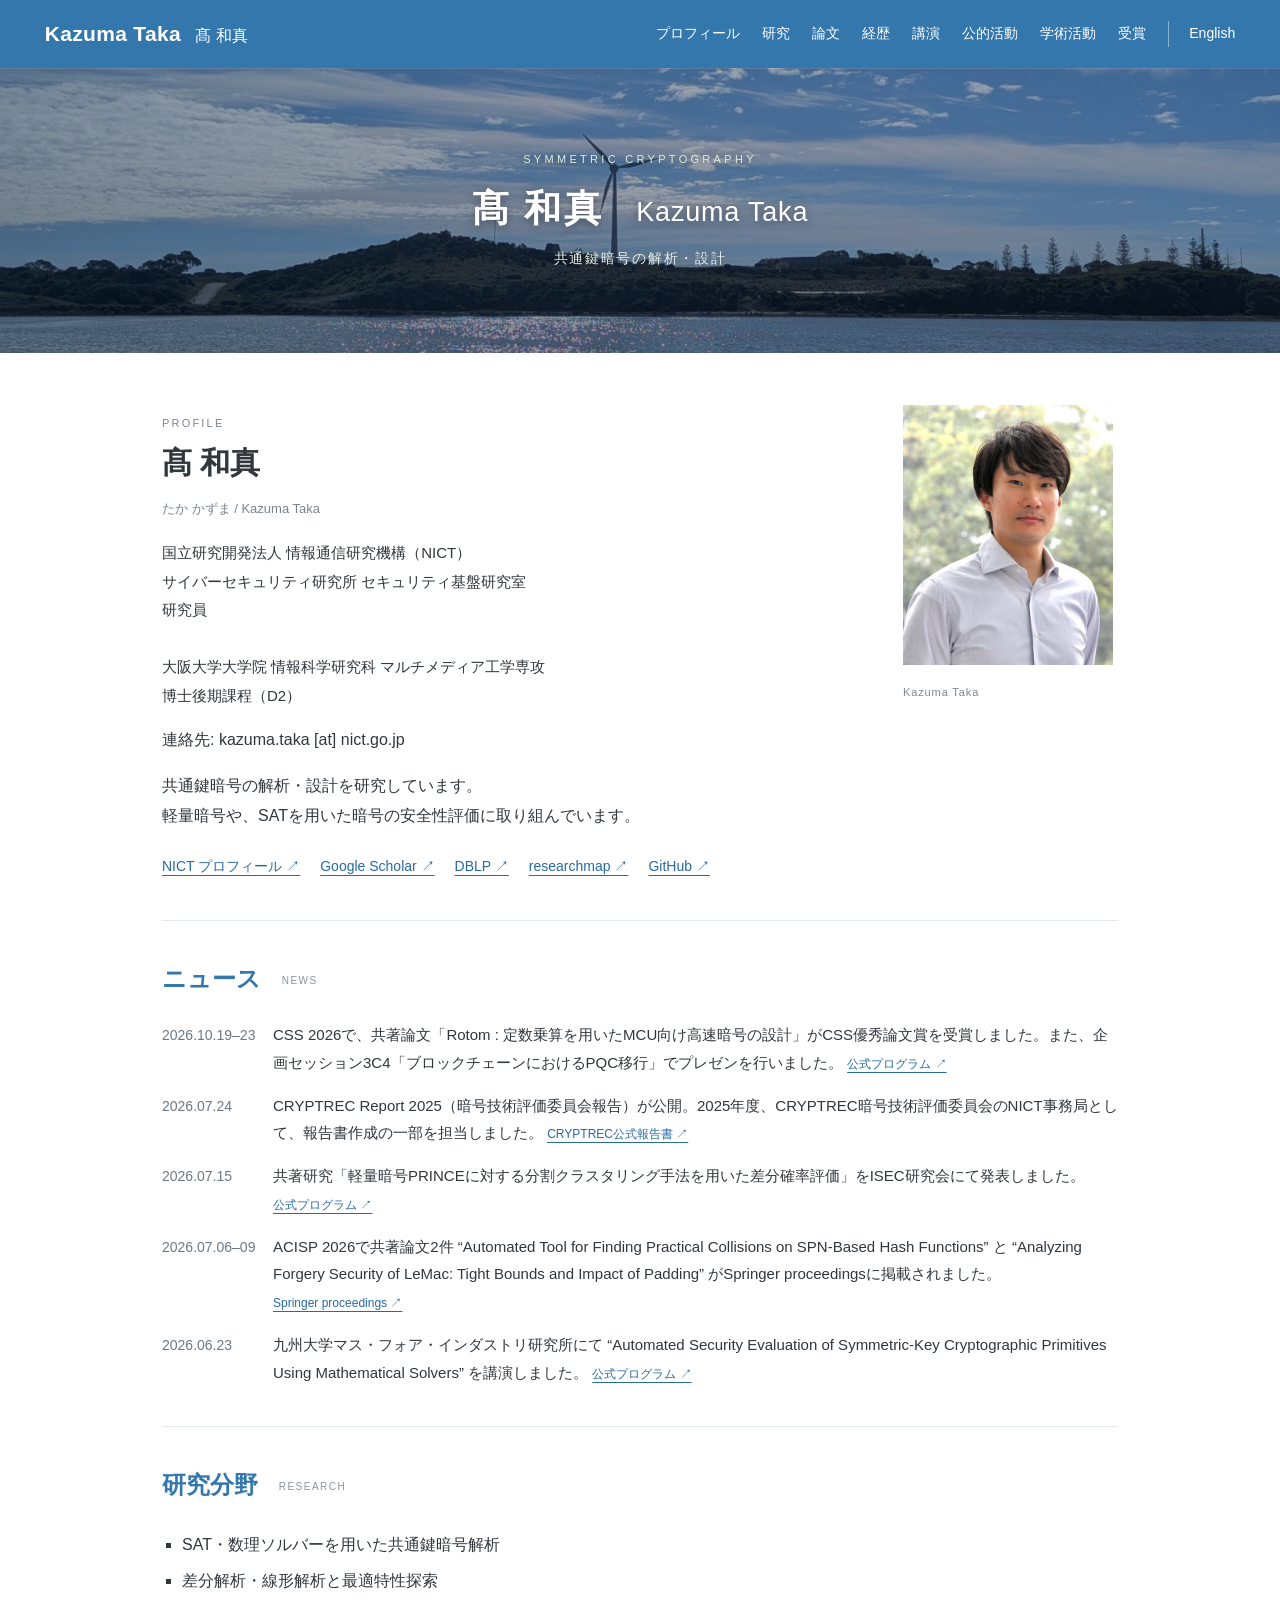
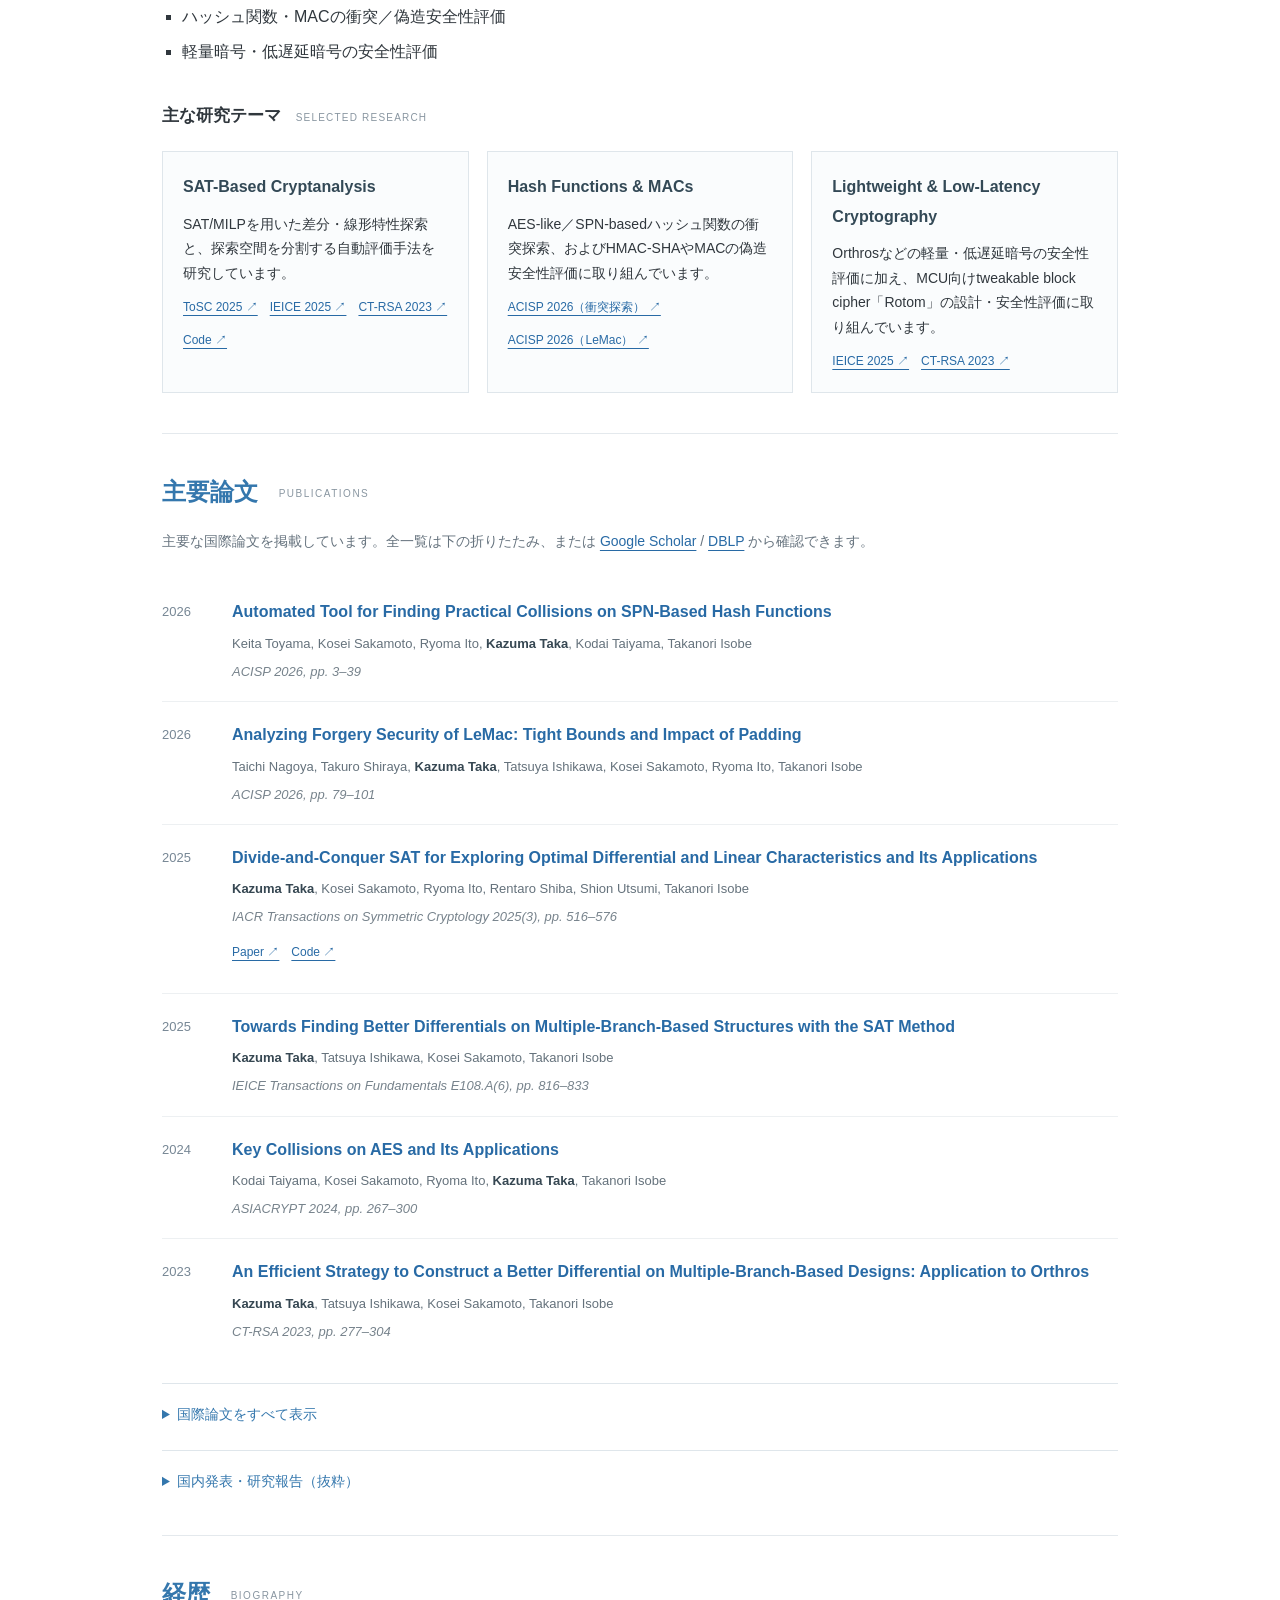
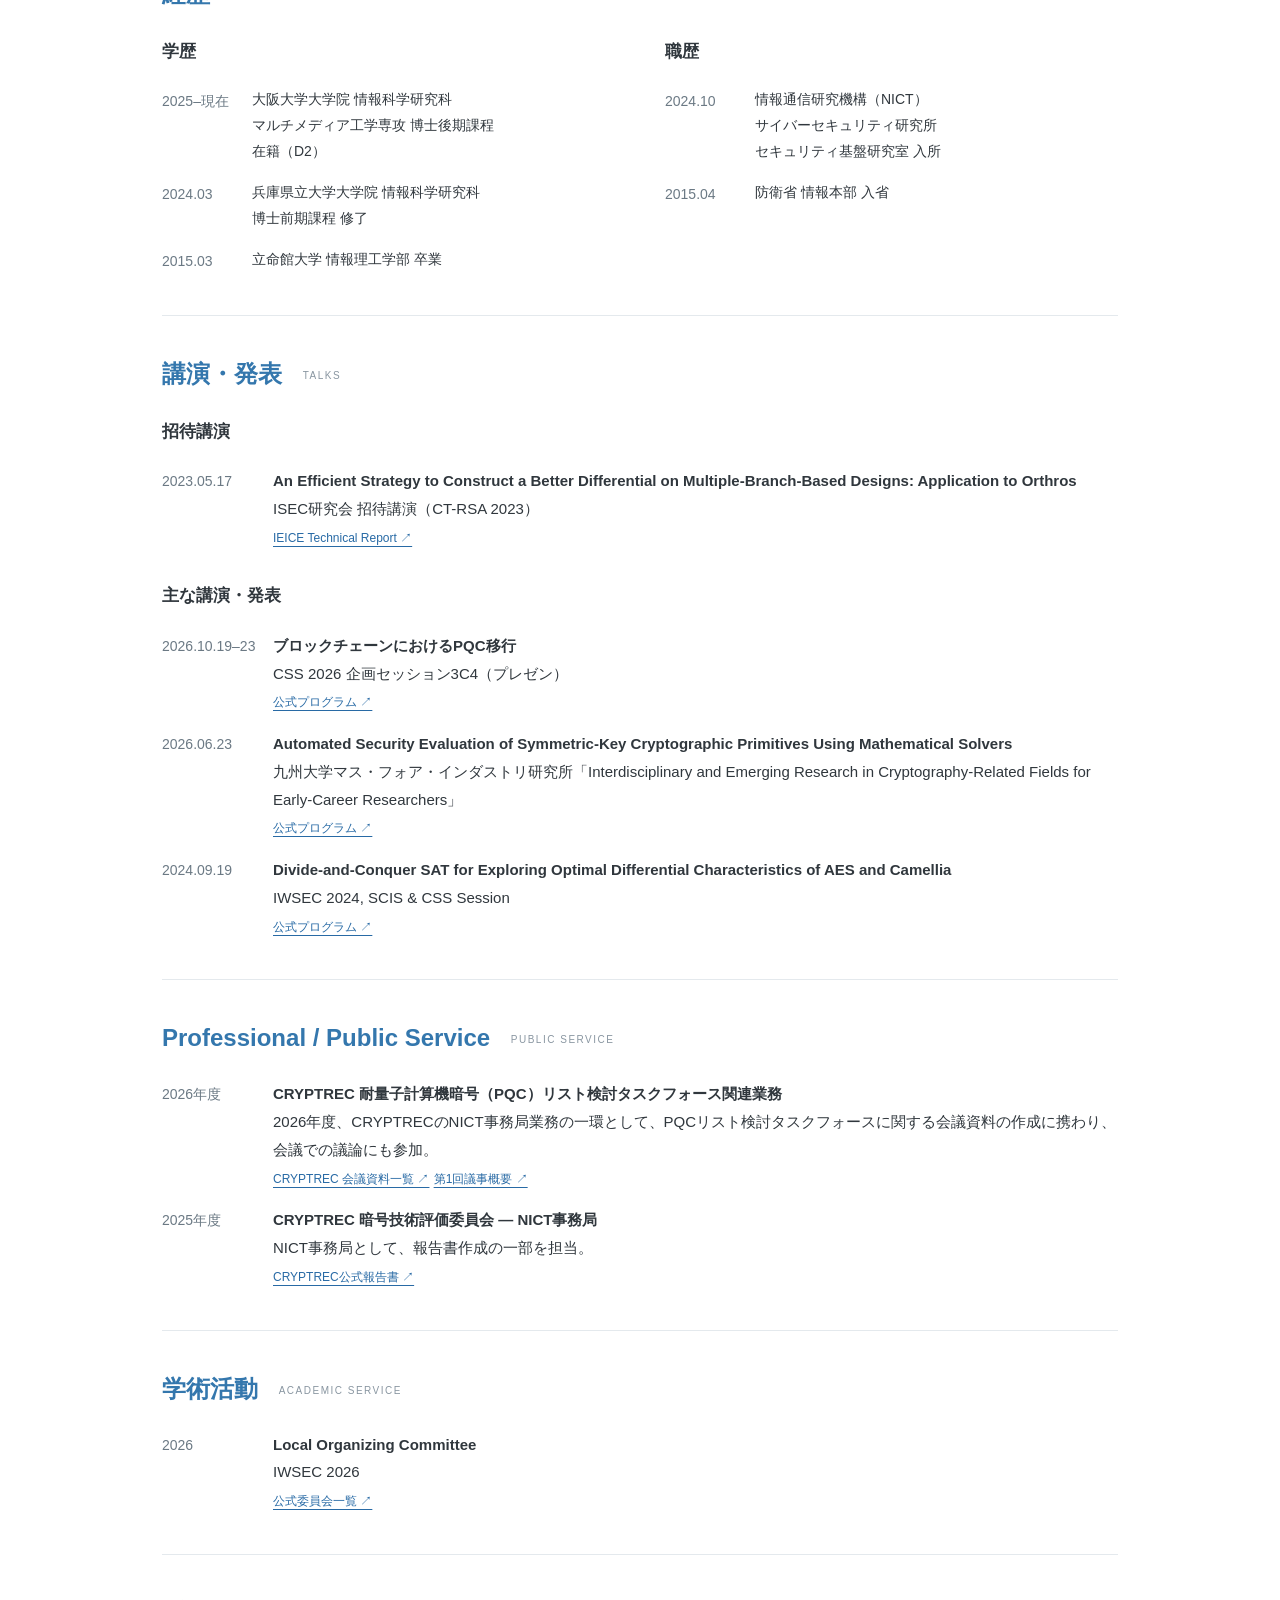
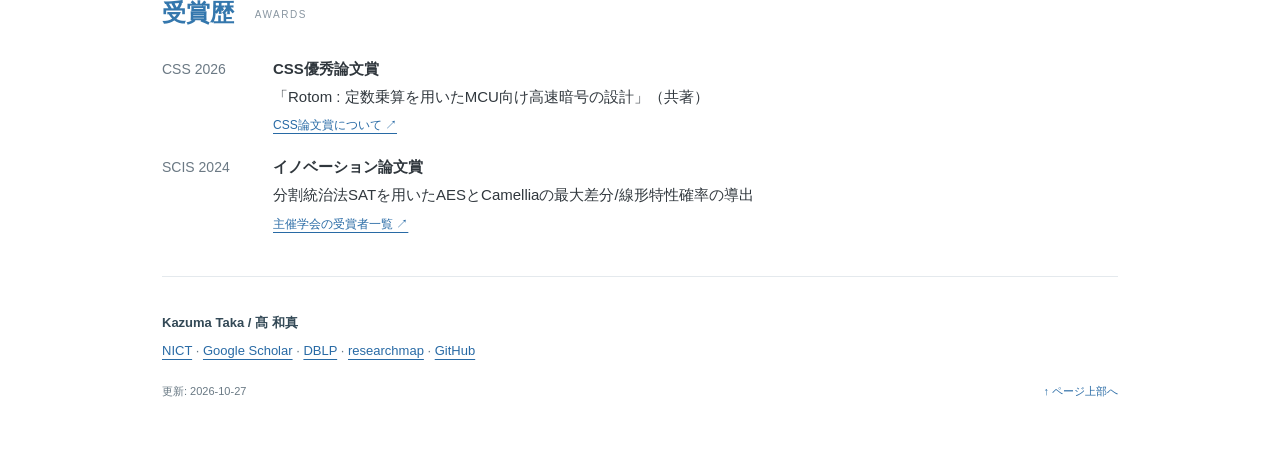
<file: index.html>
<!doctype html>
<html lang="ja">
<head>
<meta charset="utf-8"><meta name="viewport" content="width=device-width,initial-scale=1">
<title>Kazuma Taka / 髙 和真 — Cryptography Researcher</title>
<meta name="description" content="髙和真（Kazuma Taka）の研究者個人ページ。共通鍵暗号の解析・設計、研究業績、経歴、受賞歴。">
<link rel="stylesheet" href="style.css">
</head>
<body id="top">
<a class="skip" href="#main">本文へスキップ</a>
<header class="site-header"><a class="brand" href="#top">Kazuma Taka <span>髙 和真</span></a><nav aria-label="メインナビゲーション"><a href="#about">プロフィール</a><a href="#research">研究</a><a href="#publications">論文</a><a href="#career">経歴</a><a href="#talks">講演</a><a href="#public-service">公的活動</a><a href="#service">学術活動</a><a href="#awards">受賞</a><a class="language" lang="en" href="en.html">English</a></nav></header>
<div class="hero"><div class="hero-inner"><p>SYMMETRIC CRYPTOGRAPHY</p><h1>髙 和真 <span>Kazuma Taka</span></h1><p class="hero-sub">共通鍵暗号の解析・設計</p></div><div class="forest" aria-hidden="true"></div></div>
<main id="main">
<section id="about" class="profile"><div><p class="eyebrow">PROFILE</p><h2>髙 和真</h2><p class="reading">たか かずま / Kazuma Taka</p><p class="affiliation">国立研究開発法人 情報通信研究機構（NICT）<br>サイバーセキュリティ研究所 セキュリティ基盤研究室<br>研究員<br><br>大阪大学大学院 情報科学研究科 マルチメディア工学専攻<br>博士後期課程（D2）</p><p>連絡先: kazuma.taka [at] nict.go.jp</p><p>共通鍵暗号の解析・設計を研究しています。<br>軽量暗号や、SATを用いた暗号の安全性評価に取り組んでいます。</p><div class="profile-links"><a href="https://sfl.nict.go.jp/people/kazuma-taka.html">NICT プロフィール ↗</a><a href="https://scholar.google.co.jp/citations?user=MWHsU3QAAAAJ&hl=ja">Google Scholar ↗</a><a href="https://dblp.org/pid/345/1046.html">DBLP ↗</a><a href="https://researchmap.jp/cspykazuma">researchmap ↗</a><a href="https://github.com/cpsykazuma">GitHub ↗</a></div></div><figure><img src="portrait.png" alt="髙 和真" width="210" height="260"><figcaption>Kazuma Taka</figcaption></figure></section>
<section id="news"><h2>ニュース <small>NEWS</small></h2><dl class="news">
<div><dt>2026.10.19–23</dt><dd>CSS 2026で、共著論文「Rotom : 定数乗算を用いたMCU向け高速暗号の設計」がCSS優秀論文賞を受賞しました。また、企画セッション3C4「ブロックチェーンにおけるPQC移行」でプレゼンを行いました。 <a class="source" href="https://www.iwsec.org/css/2026/program.html?20261015#3C4">公式プログラム ↗</a></dd></div>
<div><dt>2026.07.24</dt><dd>CRYPTREC Report 2025（暗号技術評価委員会報告）が公開。2025年度、CRYPTREC暗号技術評価委員会のNICT事務局として、報告書作成の一部を担当しました。 <a class="source" href="https://www.cryptrec.go.jp/report/cryptrec-rp-2000-2025.pdf">CRYPTREC公式報告書 ↗</a></dd></div>
<div><dt>2026.07.15</dt><dd>共著研究「軽量暗号PRINCEに対する分割クラスタリング手法を用いた差分確率評価」をISEC研究会にて発表しました。 <a class="source" href="https://ken.ieice.org/ken/program/index.php?lang=&layout=html2&mode=program&tgid=IEICE-EMM&tgs_regid=1e390a9cecb9eb5b2d56a8670215ebe6b99fa12a69b591ce52e65006ea9bf26a">公式プログラム ↗</a></dd></div>
<div><dt>2026.07.06–09</dt><dd>ACISP 2026で共著論文2件 “Automated Tool for Finding Practical Collisions on SPN-Based Hash Functions” と “Analyzing Forgery Security of LeMac: Tight Bounds and Impact of Padding” がSpringer proceedingsに掲載されました。 <a class="source" href="https://link.springer.com/book/10.1007/978-981-92-3012-9">Springer proceedings ↗</a></dd></div>
<div><dt>2026.06.23</dt><dd>九州大学マス・フォア・インダストリ研究所にて “Automated Security Evaluation of Symmetric-Key Cryptographic Primitives Using Mathematical Solvers” を講演しました。 <a class="source" href="https://joint.imi.kyushu-u.ac.jp/post-20858/">公式プログラム ↗</a></dd></div>
</dl></section>
<section id="research"><h2>研究分野 <small>RESEARCH</small></h2><ul class="research-list"><li>SAT・数理ソルバーを用いた共通鍵暗号解析</li><li>差分解析・線形解析と最適特性探索</li><li>ハッシュ関数・MACの衝突／偽造安全性評価</li><li>軽量暗号・低遅延暗号の安全性評価</li></ul><h3 class="subsection-title">主な研究テーマ <small>SELECTED RESEARCH</small></h3><div class="project-grid"><article class="project-card"><h3>SAT-Based Cryptanalysis</h3><p>SAT/MILPを用いた差分・線形特性探索と、探索空間を分割する自動評価手法を研究しています。</p><p class="project-links"><a href="https://doi.org/10.46586/tosc.v2025.i3.516-576">ToSC 2025 ↗</a><a href="https://doi.org/10.1587/transfun.2023EAP1159">IEICE 2025 ↗</a><a href="https://doi.org/10.1007/978-3-031-30872-7_11">CT-RSA 2023 ↗</a><a href="https://github.com/cpsykazuma/tosc2025_3">Code ↗</a></p></article><article class="project-card"><h3>Hash Functions &amp; MACs</h3><p>AES-like／SPN-basedハッシュ関数の衝突探索、およびHMAC-SHAやMACの偽造安全性評価に取り組んでいます。</p><p class="project-links"><a href="https://doi.org/10.1007/978-981-92-3012-9_1">ACISP 2026（衝突探索） ↗</a><a href="https://doi.org/10.1007/978-981-92-3012-9_4">ACISP 2026（LeMac） ↗</a></p></article><article class="project-card"><h3>Lightweight &amp; Low-Latency Cryptography</h3><p>Orthrosなどの軽量・低遅延暗号の安全性評価に加え、MCU向けtweakable block cipher「Rotom」の設計・安全性評価に取り組んでいます。</p><p class="project-links"><a href="https://doi.org/10.1587/transfun.2023EAP1159">IEICE 2025 ↗</a><a href="https://doi.org/10.1007/978-3-031-30872-7_11">CT-RSA 2023 ↗</a></p></article></div></section>
<section id="publications"><h2>主要論文 <small>PUBLICATIONS</small></h2><p class="section-intro">主要な国際論文を掲載しています。全一覧は下の折りたたみ、または <a href="https://scholar.google.co.jp/citations?user=MWHsU3QAAAAJ&amp;hl=ja">Google Scholar</a> / <a href="https://dblp.org/pid/345/1046.html">DBLP</a> から確認できます。</p><ol class="papers selected-papers"><li><span class="year">2026</span><div><a class="paper-title" href="https://doi.org/10.1007/978-981-92-3012-9_1">Automated Tool for Finding Practical Collisions on SPN-Based Hash Functions</a><p class="authors">Keita Toyama, Kosei Sakamoto, Ryoma Ito, <strong>Kazuma Taka</strong>, Kodai Taiyama, Takanori Isobe</p><p class="venue">ACISP 2026, pp. 3–39</p></div></li><li><span class="year">2026</span><div><a class="paper-title" href="https://doi.org/10.1007/978-981-92-3012-9_4">Analyzing Forgery Security of LeMac: Tight Bounds and Impact of Padding</a><p class="authors">Taichi Nagoya, Takuro Shiraya, <strong>Kazuma Taka</strong>, Tatsuya Ishikawa, Kosei Sakamoto, Ryoma Ito, Takanori Isobe</p><p class="venue">ACISP 2026, pp. 79–101</p></div></li><li><span class="year">2025</span><div><a class="paper-title" href="https://doi.org/10.46586/tosc.v2025.i3.516-576">Divide-and-Conquer SAT for Exploring Optimal Differential and Linear Characteristics and Its Applications</a><p class="authors"><strong>Kazuma Taka</strong>, Kosei Sakamoto, Ryoma Ito, Rentaro Shiba, Shion Utsumi, Takanori Isobe</p><p class="venue">IACR Transactions on Symmetric Cryptology 2025(3), pp. 516–576</p><p class="paper-links"><a href="https://doi.org/10.46586/tosc.v2025.i3.516-576">Paper ↗</a><a href="https://github.com/cpsykazuma/tosc2025_3">Code ↗</a></p></div></li><li><span class="year">2025</span><div><a class="paper-title" href="https://doi.org/10.1587/transfun.2023EAP1159">Towards Finding Better Differentials on Multiple-Branch-Based Structures with the SAT Method</a><p class="authors"><strong>Kazuma Taka</strong>, Tatsuya Ishikawa, Kosei Sakamoto, Takanori Isobe</p><p class="venue">IEICE Transactions on Fundamentals E108.A(6), pp. 816–833</p></div></li><li><span class="year">2024</span><div><a class="paper-title" href="https://doi.org/10.1007/978-981-96-0941-3_9">Key Collisions on AES and Its Applications</a><p class="authors">Kodai Taiyama, Kosei Sakamoto, Ryoma Ito, <strong>Kazuma Taka</strong>, Takanori Isobe</p><p class="venue">ASIACRYPT 2024, pp. 267–300</p></div></li><li><span class="year">2023</span><div><a class="paper-title" href="https://doi.org/10.1007/978-3-031-30872-7_11">An Efficient Strategy to Construct a Better Differential on Multiple-Branch-Based Designs: Application to Orthros</a><p class="authors"><strong>Kazuma Taka</strong>, Tatsuya Ishikawa, Kosei Sakamoto, Takanori Isobe</p><p class="venue">CT-RSA 2023, pp. 277–304</p></div></li></ol><details><summary>国際論文をすべて表示</summary><ol class="papers"><li><span class="year">2026</span><div><a class="paper-title" href="https://doi.org/10.1007/978-981-92-3012-9_1">Automated Tool for Finding Practical Collisions on SPN-Based Hash Functions</a><p class="authors">Keita Toyama, Kosei Sakamoto, Ryoma Ito, <strong>Kazuma Taka</strong>, Kodai Taiyama, Takanori Isobe</p><p class="venue">ACISP 2026, pp. 3–39</p></div></li><li><span class="year">2026</span><div><a class="paper-title" href="https://doi.org/10.1007/978-981-92-3012-9_4">Analyzing Forgery Security of LeMac: Tight Bounds and Impact of Padding</a><p class="authors">Taichi Nagoya, Takuro Shiraya, <strong>Kazuma Taka</strong>, Tatsuya Ishikawa, Kosei Sakamoto, Ryoma Ito, Takanori Isobe</p><p class="venue">ACISP 2026, pp. 79–101</p></div></li><li><span class="year">2025</span><div><a class="paper-title" href="https://doi.org/10.46586/tosc.v2025.i3.516-576">Divide-and-Conquer SAT for Exploring Optimal Differential and Linear Characteristics and Its Applications</a><p class="authors"><strong>Kazuma Taka</strong>, Kosei Sakamoto, Ryoma Ito, Rentaro Shiba, Shion Utsumi, Takanori Isobe</p><p class="venue">IACR Transactions on Symmetric Cryptology 2025(3), pp. 516–576</p><p class="paper-links"><a href="https://doi.org/10.46586/tosc.v2025.i3.516-576">Paper ↗</a><a href="https://github.com/cpsykazuma/tosc2025_3">Code ↗</a></p></div></li><li><span class="year">2025</span><div><a class="paper-title" href="https://doi.org/10.1007/978-981-96-9095-4_6">Strengthening Key Scheduling of AES-256 with Minimal Software Modifications</a><p class="authors">Shoma Kawakami, <strong>Kazuma Taka</strong>, Atsushi Tanaka, Tatsuya Ishikawa, Takanori Isobe</p><p class="venue">ACISP 2025, pp. 98–115</p></div></li><li><span class="year">2025</span><div><a class="paper-title" href="https://doi.org/10.1587/transfun.2023EAP1159">Towards Finding Better Differentials on Multiple-Branch-Based Structures with the SAT Method</a><p class="authors"><strong>Kazuma Taka</strong>, Tatsuya Ishikawa, Kosei Sakamoto, Takanori Isobe</p><p class="venue">IEICE Transactions on Fundamentals E108.A(6), pp. 816–833</p></div></li><li><span class="year">2024</span><div><a class="paper-title" href="https://doi.org/10.1007/978-981-96-0941-3_9">Key Collisions on AES and Its Applications</a><p class="authors">Kodai Taiyama, Kosei Sakamoto, Ryoma Ito, <strong>Kazuma Taka</strong>, Takanori Isobe</p><p class="venue">ASIACRYPT 2024, pp. 267–300</p></div></li><li><span class="year">2023</span><div><a class="paper-title" href="https://doi.org/10.1007/978-3-031-30872-7_11">An Efficient Strategy to Construct a Better Differential on Multiple-Branch-Based Designs: Application to Orthros</a><p class="authors"><strong>Kazuma Taka</strong>, Tatsuya Ishikawa, Kosei Sakamoto, Takanori Isobe</p><p class="venue">CT-RSA 2023, pp. 277–304</p></div></li></ol></details><details><summary>国内発表・研究報告（抜粋）</summary><ol class="papers"><li><span class="year">2026</span><div><a class="paper-title" href="https://www.crypt-sec.ist.osaka-u.ac.jp/ja/publication">低消費認証暗号AETHERの詳細な安全性評価と改良</a><p class="authors">髙橋颯、川上翔馬、石川達也、<strong>髙和真</strong>、阪本光星、伊藤竜馬、五十部孝典</p><p class="venue">ISEC研究会, 2026年3月</p></div></li><li><span class="year">2026</span><div><a class="paper-title" href="https://www.crypt-sec.ist.osaka-u.ac.jp/ja/publication">軽量ハッシュ関数 Lesamnta-LW の衝突攻撃に対する安全性評価</a><p class="authors"><strong>髙和真</strong>、伊藤竜馬、阪本光星、五十部孝典</p><p class="venue">SCIS 2026</p></div></li><li><span class="year">2025</span><div><a class="paper-title" href="https://www.crypt-sec.ist.osaka-u.ac.jp/ja/publication">LeMac-0/LeMacの偽造攻撃に対する安全性評価</a><p class="authors">名古屋太一、白矢琢朗、<strong>髙和真</strong>、石川達也、阪本光星、伊藤竜馬、五十部孝典</p><p class="venue">CSS 2025</p></div></li><li><span class="year">2025</span><div><a class="paper-title" href="https://www.crypt-sec.ist.osaka-u.ac.jp/ja/publication">関連鍵差分攻撃に耐性をもつAES-256の鍵スケジュールの設計</a><p class="authors">川上翔馬、田中篤、石川達也、<strong>髙和真</strong>、五十部孝典</p><p class="venue">SCIS 2025</p></div></li><li><span class="year">2024</span><div><a class="paper-title" href="https://www.crypt-sec.ist.osaka-u.ac.jp/ja/publication">分割統治法SATを用いたAESとCamelliaの最大差分/線形特性確率の導出</a><p class="authors"><strong>髙和真</strong>、阪本光星、伊藤竜馬、芝廉太朗、内海潮音、五十部孝典</p><p class="venue">SCIS 2024 · イノベーション論文賞</p></div></li><li><span class="year">2024</span><div><a class="paper-title" href="https://scholar.google.com/citations?view_op=view_citation&amp;user=MWHsU3QAAAAJ&amp;citation_for_view=MWHsU3QAAAAJ:UeHWp8X0CEIC">AES の Davies-Meyer ハッシュモードに対する衝突攻撃評価</a><p class="authors">泰山幸大、阪本光星、伊藤竜馬、<strong>髙和真</strong>、五十部孝典</p><p class="venue">研究報告コンピュータセキュリティ（CSEC）2024(23), pp. 1–8</p></div></li><li><span class="year">2023</span><div><a class="paper-title" href="https://scholar.google.com/citations?view_op=view_citation&amp;user=MWHsU3QAAAAJ&amp;citation_for_view=MWHsU3QAAAAJ:2osOgNQ5qMEC">複数線形層を用いた Midori 型低遅延ブロック暗号の設計</a><p class="authors">中田和磨、石川達也、<strong>高和真</strong>、阪本光星、五十部孝典</p><p class="venue">コンピュータセキュリティシンポジウム2023論文集, pp. 471–478</p></div></li><li><span class="year">2023</span><div><a class="paper-title" href="https://scholar.google.com/citations?view_op=view_citation&amp;user=MWHsU3QAAAAJ&amp;citation_for_view=MWHsU3QAAAAJ:u5HHmVD_uO8C">複数ブランチ構造に対する最大差分特性確率について</a><p class="authors"><strong>髙和真</strong>、阪本光星、五十部孝典</p><p class="venue">研究報告セキュリティ心理学とトラスト（SPT）2023(64), pp. 1–8</p></div></li><li><span class="year">2022</span><div><a class="paper-title" href="https://scholar.google.com/citations?view_op=view_citation&amp;user=MWHsU3QAAAAJ&amp;citation_for_view=MWHsU3QAAAAJ:d1gkVwhDpl0C">SAT ソルバーを用いた低遅延暗号 Orthros に対する差分攻撃評価</a><p class="authors"><strong>髙和真</strong>、石川達也、阪本光星、五十部孝典</p><p class="venue">コンピュータセキュリティシンポジウム2022論文集, pp. 472–479</p></div></li></ol></details></section>
<section id="career"><h2>経歴 <small>BIOGRAPHY</small></h2><div class="career-columns"><div><h3>学歴</h3><dl class="timeline"><div><dt>2025–現在</dt><dd>大阪大学大学院 情報科学研究科<br>マルチメディア工学専攻 博士後期課程<br>在籍（D2）</dd></div><div><dt>2024.03</dt><dd>兵庫県立大学大学院 情報科学研究科<br>博士前期課程 修了</dd></div><div><dt>2015.03</dt><dd>立命館大学 情報理工学部 卒業</dd></div></dl></div><div><h3>職歴</h3><dl class="timeline"><div><dt>2024.10</dt><dd>情報通信研究機構（NICT）<br>サイバーセキュリティ研究所<br>セキュリティ基盤研究室 入所</dd></div><div><dt>2015.04</dt><dd>防衛省 情報本部 入省</dd></div></dl></div></div></section>
<section id="talks"><h2>講演・発表 <small>TALKS</small></h2><h3>招待講演</h3><dl class="timeline"><div><dt>2023.05.17</dt><dd><strong>An Efficient Strategy to Construct a Better Differential on Multiple-Branch-Based Designs: Application to Orthros</strong><br>ISEC研究会 招待講演（CT-RSA 2023）<br><a class="source" href="https://ken.ieice.org/ken/index/ieice-techrep-123-26-e.html">IEICE Technical Report ↗</a></dd></div></dl><h3 class="subsection-title">主な講演・発表</h3><dl class="timeline"><div><dt>2026.10.19–23</dt><dd><strong>ブロックチェーンにおけるPQC移行</strong><br>CSS 2026 企画セッション3C4（プレゼン）<br><a class="source" href="https://www.iwsec.org/css/2026/program.html?20261015#3C4">公式プログラム ↗</a></dd></div><div><dt>2026.06.23</dt><dd><strong>Automated Security Evaluation of Symmetric-Key Cryptographic Primitives Using Mathematical Solvers</strong><br>九州大学マス・フォア・インダストリ研究所「Interdisciplinary and Emerging Research in Cryptography-Related Fields for Early-Career Researchers」<br><a class="source" href="https://joint.imi.kyushu-u.ac.jp/post-20858/">公式プログラム ↗</a></dd></div><div><dt>2024.09.19</dt><dd><strong>Divide-and-Conquer SAT for Exploring Optimal Differential Characteristics of AES and Camellia</strong><br>IWSEC 2024, SCIS &amp; CSS Session<br><a class="source" href="https://www.iwsec.org/2024/program.html">公式プログラム ↗</a></dd></div></dl></section>
<section id="public-service"><h2>Professional / Public Service <small>PUBLIC SERVICE</small></h2><dl class="timeline">
<div><dt>2026年度</dt><dd><strong>CRYPTREC 耐量子計算機暗号（PQC）リスト検討タスクフォース関連業務</strong><br>2026年度、CRYPTRECのNICT事務局業務の一環として、PQCリスト検討タスクフォースに関する会議資料の作成に携わり、会議での議論にも参加。<br><a class="source" href="https://www.cryptrec.go.jp/board_wg_materials.html">CRYPTREC 会議資料一覧 ↗</a> <a class="source" href="https://www.cryptrec.go.jp/report/cryptrec-mt-1510-2026.pdf">第1回議事概要 ↗</a></dd></div>
<div><dt>2025年度</dt><dd><strong>CRYPTREC 暗号技術評価委員会 — NICT事務局</strong><br>NICT事務局として、報告書作成の一部を担当。<br><a class="source" href="https://www.cryptrec.go.jp/report/cryptrec-rp-2000-2025.pdf">CRYPTREC公式報告書 ↗</a></dd></div>
</dl></section>
<section id="service"><h2>学術活動 <small>ACADEMIC SERVICE</small></h2><dl class="timeline">
<div><dt>2026</dt><dd><strong>Local Organizing Committee</strong><br>IWSEC 2026<br><a class="source" href="https://www.iwsec.org/2026/committees.html">公式委員会一覧 ↗</a></dd></div>
</dl></section>
<section id="awards"><h2>受賞歴 <small>AWARDS</small></h2><dl class="timeline">
<div><dt>CSS 2026</dt><dd><strong>CSS優秀論文賞</strong><br>「Rotom : 定数乗算を用いたMCU向け高速暗号の設計」（共著）<br><a class="source" href="https://www.iwsec.org/css/2026/award.html">CSS論文賞について ↗</a></dd></div>
<div><dt>SCIS 2024</dt><dd><strong>イノベーション論文賞</strong><br>分割統治法SATを用いたAESとCamelliaの最大差分/線形特性確率の導出<br><a class="source" href="https://www.ieice.org/ess/isec/award-SCIS.html">主催学会の受賞者一覧 ↗</a></dd></div>
</dl></section>
<footer><p>Kazuma Taka / 髙 和真</p><p><a href="https://sfl.nict.go.jp/people/kazuma-taka.html">NICT</a> · <a href="https://scholar.google.co.jp/citations?user=MWHsU3QAAAAJ&hl=ja">Google Scholar</a> · <a href="https://dblp.org/pid/345/1046.html">DBLP</a> · <a href="https://researchmap.jp/cspykazuma">researchmap</a> · <a href="https://github.com/cpsykazuma">GitHub</a></p><p class="updated">更新: 2026-10-27 <a href="#top">↑ ページ上部へ</a></p></footer>
</main>
<!-- Cloudflare Web Analytics -->
<script type='module' src='https://static.cloudflareinsights.com/beacon.min.js' data-cf-beacon='{"token": "235245b1066c437e8c8703297f051ec8"}'></script>
<!-- End Cloudflare Web Analytics -->
</body></html>
</file>
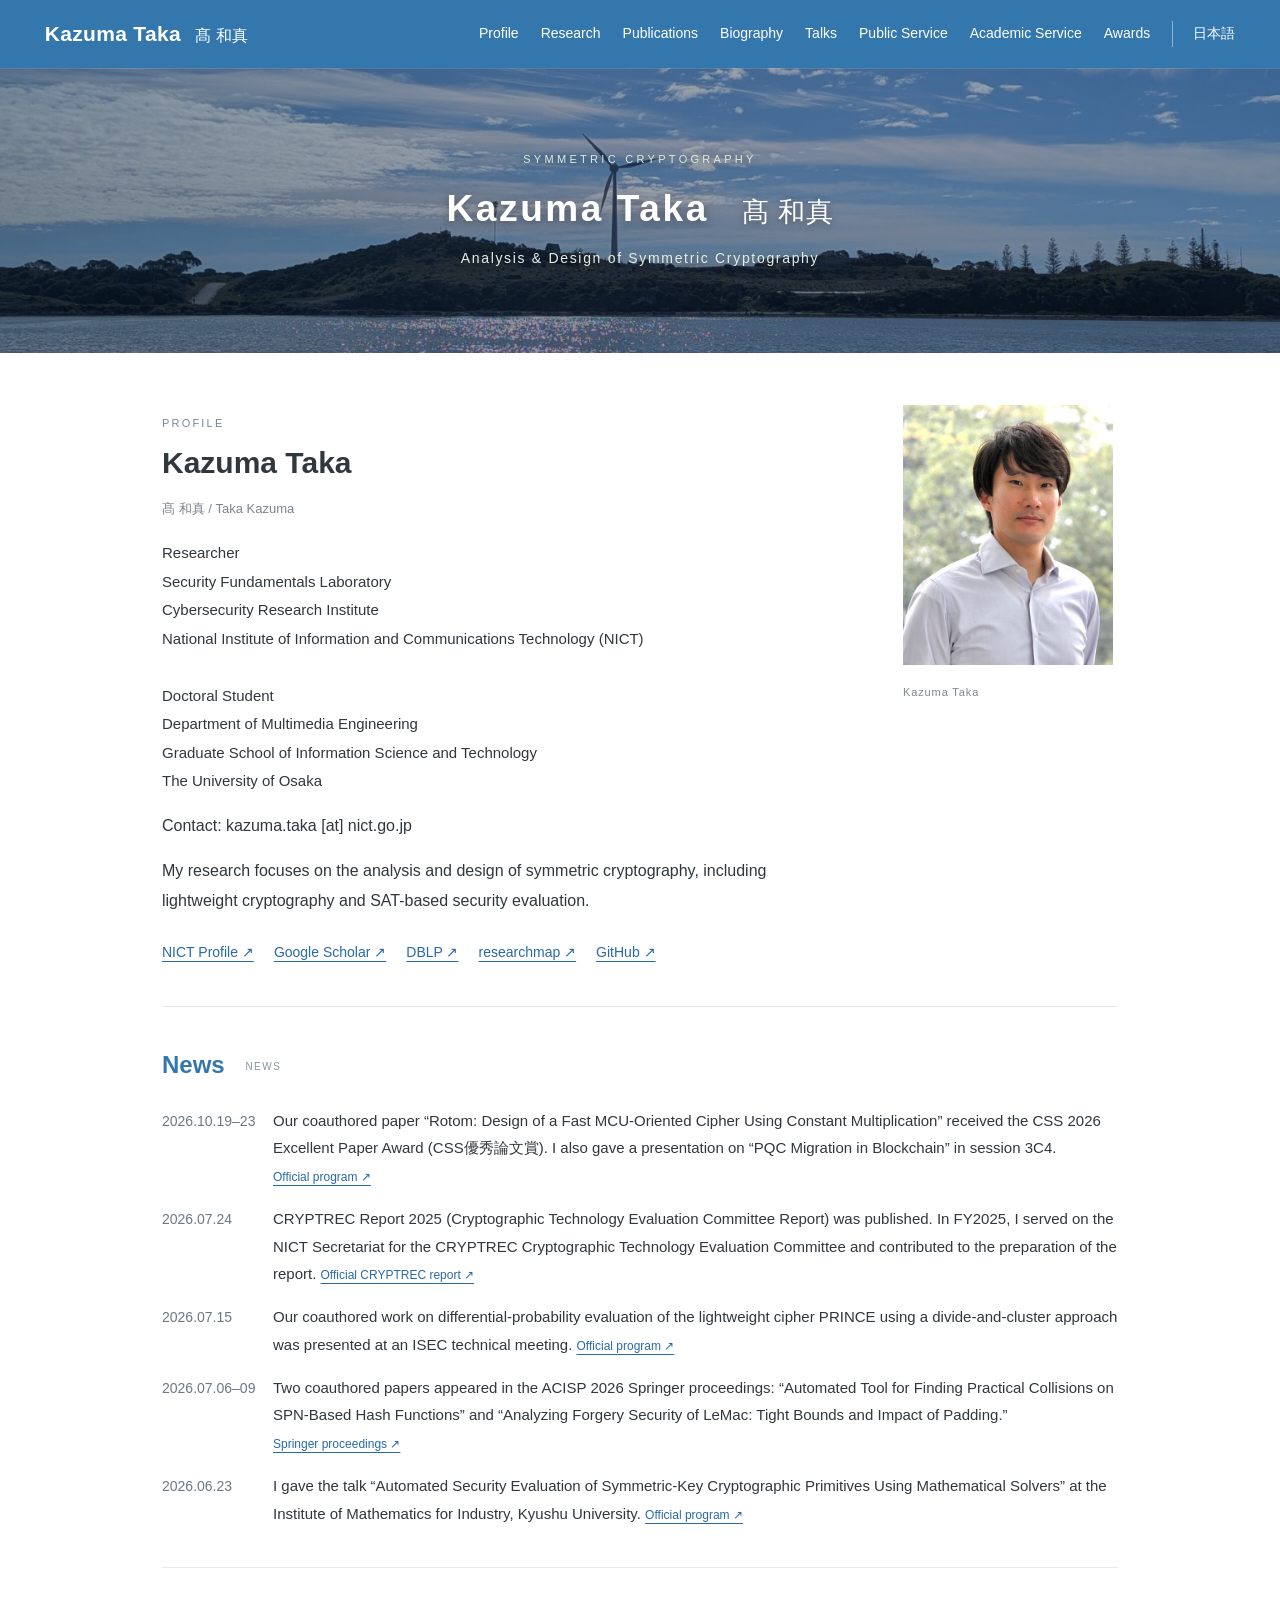
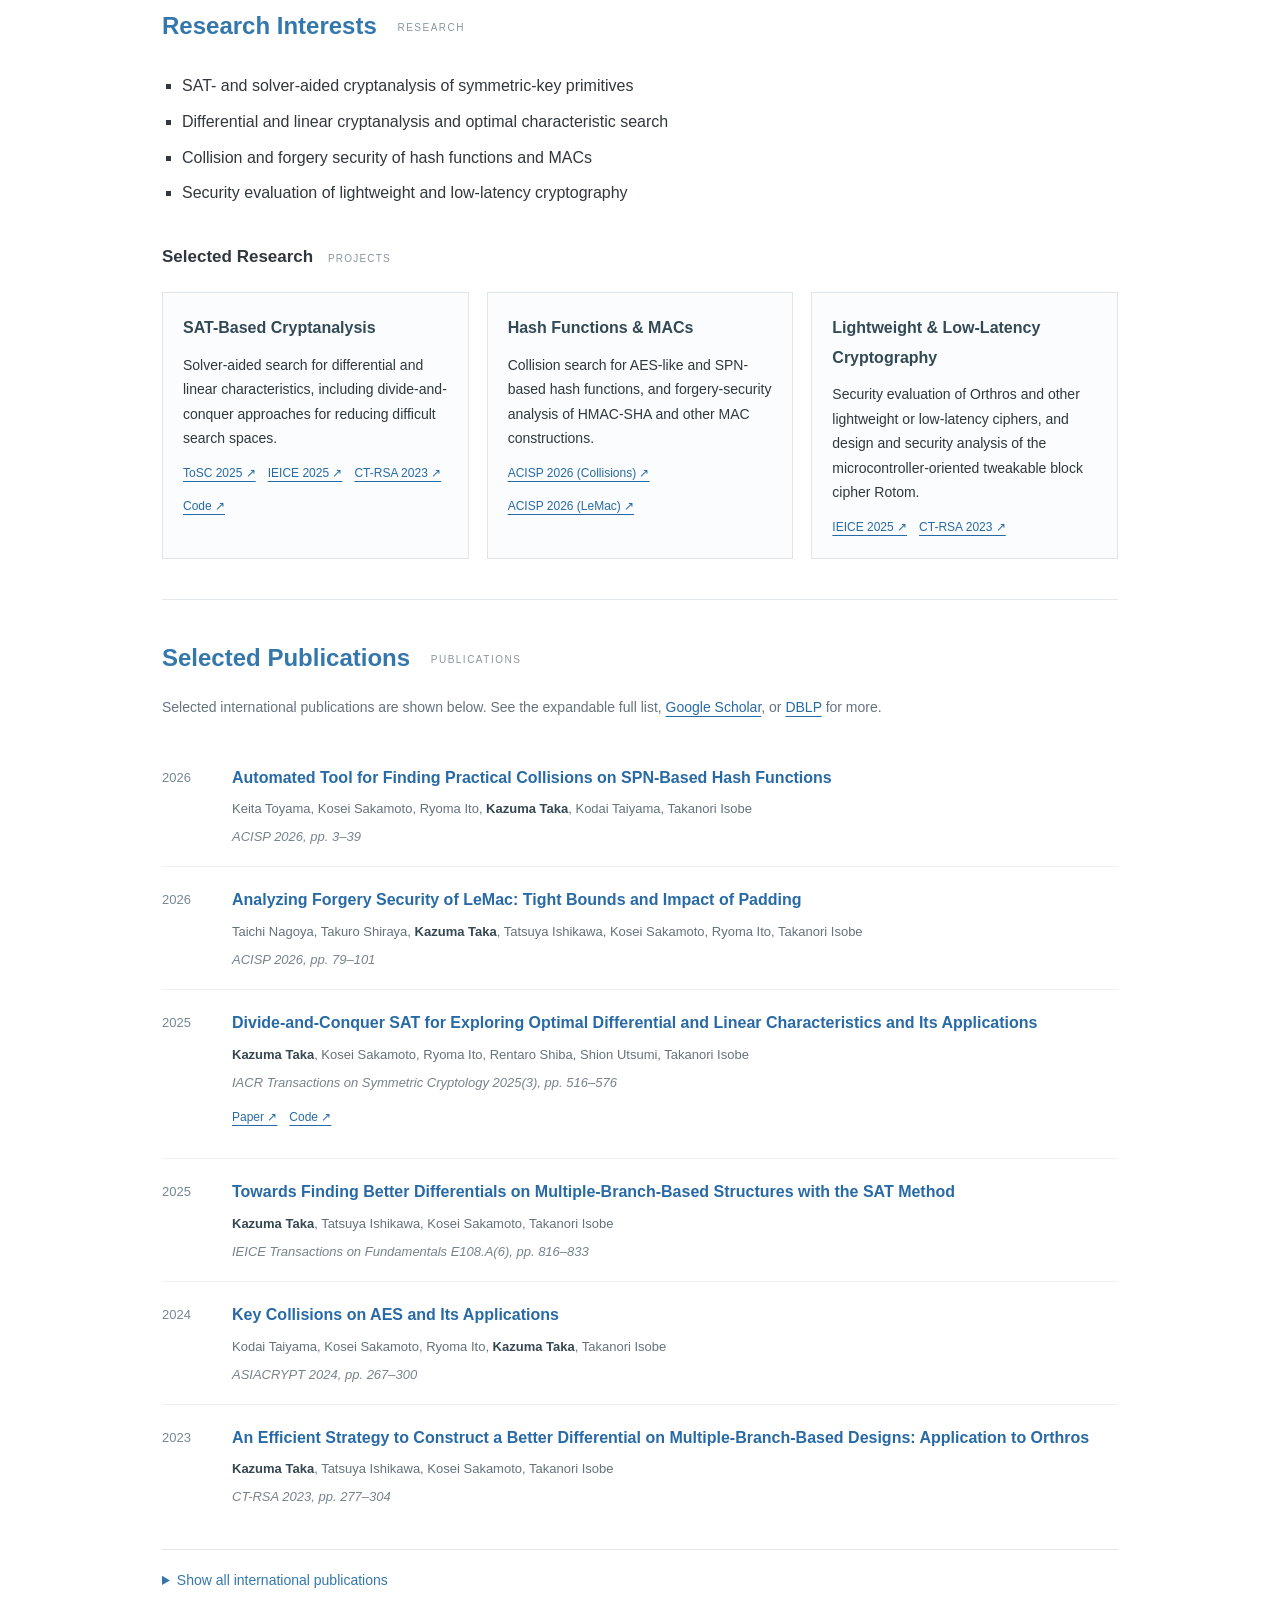
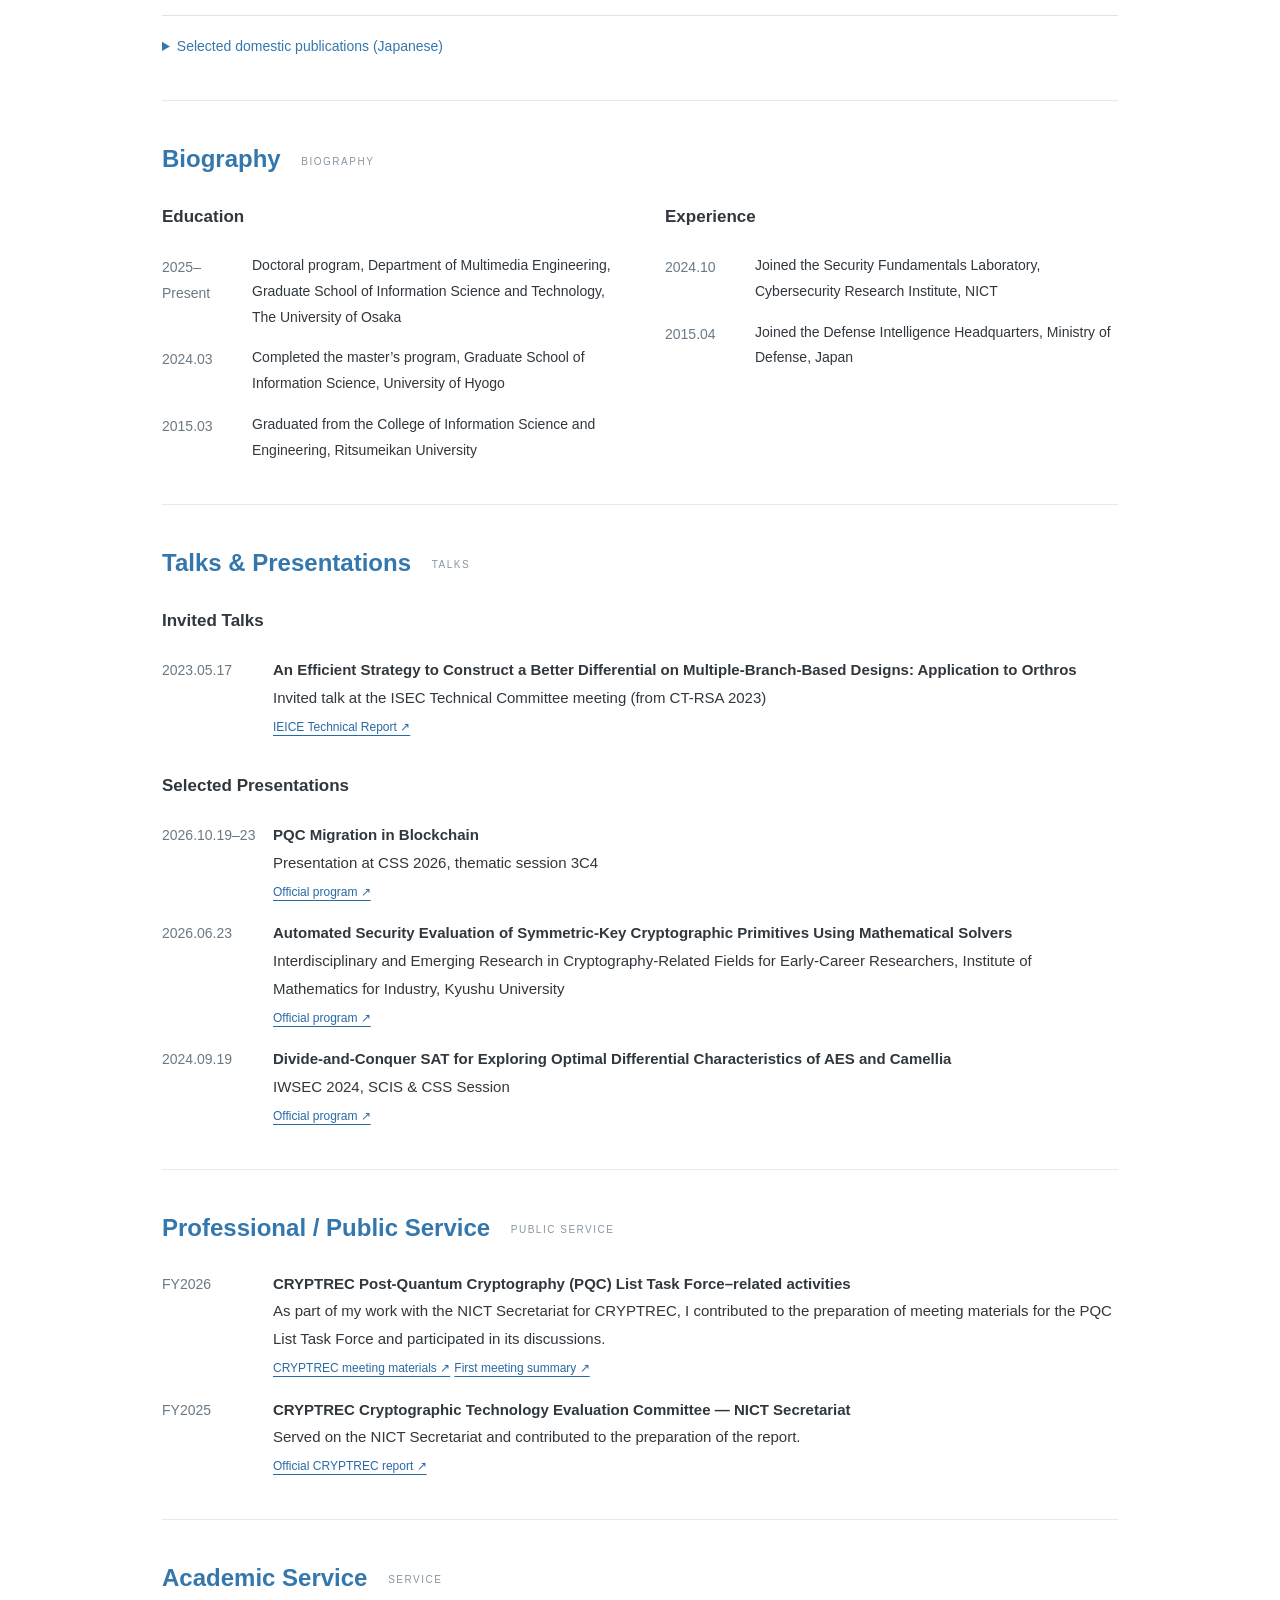
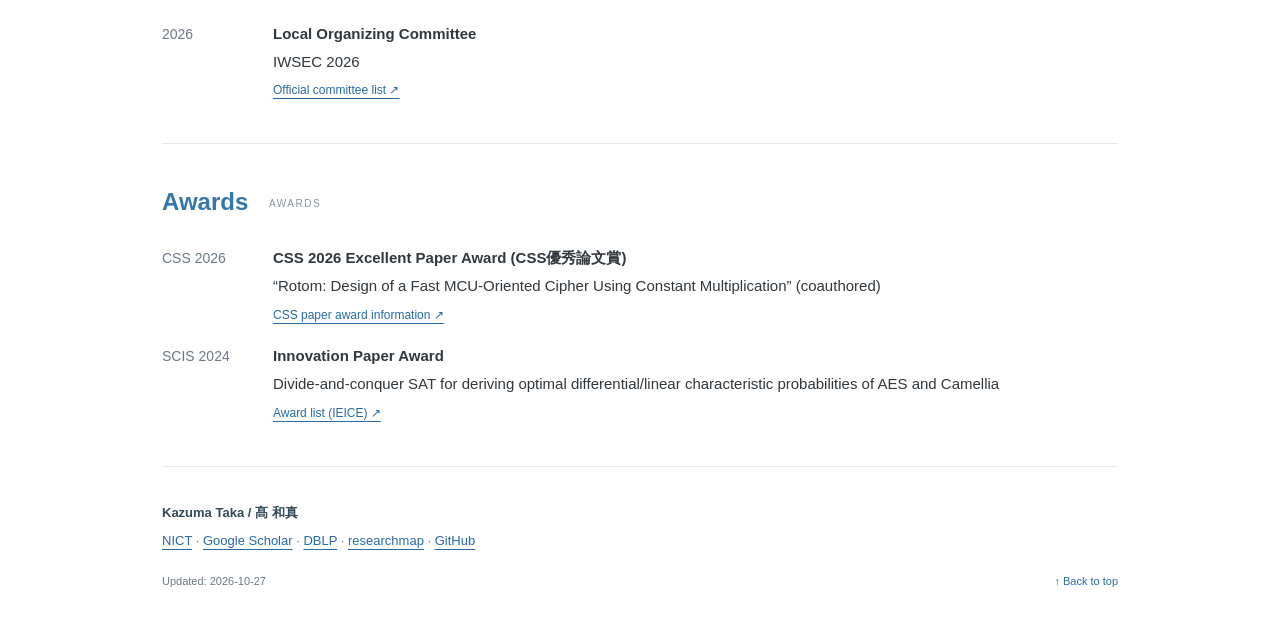
<file: en.html>
<!doctype html>
<html lang="en">
<head>
<meta charset="utf-8"><meta name="viewport" content="width=device-width,initial-scale=1">
<title>Kazuma Taka / 髙 和真 — Cryptography Researcher</title>
<meta name="description" content="Kazuma Taka: symmetric cryptography, cryptanalysis and design. Publications, biography and awards.">
<link rel="stylesheet" href="style.css">
</head>
<body id="top">
<a class="skip" href="#main">Skip to content</a>
<header class="site-header"><a class="brand" href="#top">Kazuma Taka <span>髙 和真</span></a><nav aria-label="Main navigation"><a href="#about">Profile</a><a href="#research">Research</a><a href="#publications">Publications</a><a href="#career">Biography</a><a href="#talks">Talks</a><a href="#public-service">Public Service</a><a href="#service">Academic Service</a><a href="#awards">Awards</a><a class="language" lang="ja" href="index.html">日本語</a></nav></header>
<div class="hero"><div class="hero-inner"><p>SYMMETRIC CRYPTOGRAPHY</p><h1>Kazuma Taka <span>髙 和真</span></h1><p class="hero-sub">Analysis &amp; Design of Symmetric Cryptography</p></div><div class="forest" aria-hidden="true"></div></div>
<main id="main">
<section id="about" class="profile"><div><p class="eyebrow">PROFILE</p><h2>Kazuma Taka</h2><p class="reading">髙 和真 / Taka Kazuma</p><p class="affiliation">Researcher<br>Security Fundamentals Laboratory<br>Cybersecurity Research Institute<br>National Institute of Information and Communications Technology (NICT)<br><br>Doctoral Student<br>Department of Multimedia Engineering<br>Graduate School of Information Science and Technology<br>The University of Osaka</p><p>Contact: kazuma.taka [at] nict.go.jp</p><p>My research focuses on the analysis and design of symmetric cryptography, including lightweight cryptography and SAT-based security evaluation.</p><div class="profile-links"><a href="https://sfl.nict.go.jp/en/people/kazuma-taka.html">NICT Profile ↗</a><a href="https://scholar.google.com/citations?user=MWHsU3QAAAAJ&hl=en">Google Scholar ↗</a><a href="https://dblp.org/pid/345/1046.html">DBLP ↗</a><a href="https://researchmap.jp/cspykazuma">researchmap ↗</a><a href="https://github.com/cpsykazuma">GitHub ↗</a></div></div><figure><img src="portrait.png" alt="Kazuma Taka" width="210" height="260"><figcaption>Kazuma Taka</figcaption></figure></section>
<section id="news"><h2>News <small>NEWS</small></h2><dl class="news">
<div><dt>2026.10.19–23</dt><dd>Our coauthored paper “Rotom: Design of a Fast MCU-Oriented Cipher Using Constant Multiplication” received the CSS 2026 Excellent Paper Award (CSS優秀論文賞). I also gave a presentation on “PQC Migration in Blockchain” in session 3C4. <a class="source" href="https://www.iwsec.org/css/2026/program.html?20261015#3C4">Official program ↗</a></dd></div>
<div><dt>2026.07.24</dt><dd>CRYPTREC Report 2025 (Cryptographic Technology Evaluation Committee Report) was published. In FY2025, I served on the NICT Secretariat for the CRYPTREC Cryptographic Technology Evaluation Committee and contributed to the preparation of the report. <a class="source" href="https://www.cryptrec.go.jp/report/cryptrec-rp-2000-2025.pdf">Official CRYPTREC report ↗</a></dd></div>
<div><dt>2026.07.15</dt><dd>Our coauthored work on differential-probability evaluation of the lightweight cipher PRINCE using a divide-and-cluster approach was presented at an ISEC technical meeting. <a class="source" href="https://ken.ieice.org/ken/program/index.php?lang=&layout=html2&mode=program&tgid=IEICE-EMM&tgs_regid=1e390a9cecb9eb5b2d56a8670215ebe6b99fa12a69b591ce52e65006ea9bf26a">Official program ↗</a></dd></div>
<div><dt>2026.07.06–09</dt><dd>Two coauthored papers appeared in the ACISP 2026 Springer proceedings: “Automated Tool for Finding Practical Collisions on SPN-Based Hash Functions” and “Analyzing Forgery Security of LeMac: Tight Bounds and Impact of Padding.” <a class="source" href="https://link.springer.com/book/10.1007/978-981-92-3012-9">Springer proceedings ↗</a></dd></div>
<div><dt>2026.06.23</dt><dd>I gave the talk “Automated Security Evaluation of Symmetric-Key Cryptographic Primitives Using Mathematical Solvers” at the Institute of Mathematics for Industry, Kyushu University. <a class="source" href="https://joint.imi.kyushu-u.ac.jp/post-20858/">Official program ↗</a></dd></div>
</dl></section>
<section id="research"><h2>Research Interests <small>RESEARCH</small></h2><ul class="research-list"><li>SAT- and solver-aided cryptanalysis of symmetric-key primitives</li><li>Differential and linear cryptanalysis and optimal characteristic search</li><li>Collision and forgery security of hash functions and MACs</li><li>Security evaluation of lightweight and low-latency cryptography</li></ul><h3 class="subsection-title">Selected Research <small>PROJECTS</small></h3><div class="project-grid"><article class="project-card"><h3>SAT-Based Cryptanalysis</h3><p>Solver-aided search for differential and linear characteristics, including divide-and-conquer approaches for reducing difficult search spaces.</p><p class="project-links"><a href="https://doi.org/10.46586/tosc.v2025.i3.516-576">ToSC 2025 ↗</a><a href="https://doi.org/10.1587/transfun.2023EAP1159">IEICE 2025 ↗</a><a href="https://doi.org/10.1007/978-3-031-30872-7_11">CT-RSA 2023 ↗</a><a href="https://github.com/cpsykazuma/tosc2025_3">Code ↗</a></p></article><article class="project-card"><h3>Hash Functions &amp; MACs</h3><p>Collision search for AES-like and SPN-based hash functions, and forgery-security analysis of HMAC-SHA and other MAC constructions.</p><p class="project-links"><a href="https://doi.org/10.1007/978-981-92-3012-9_1">ACISP 2026 (Collisions) ↗</a><a href="https://doi.org/10.1007/978-981-92-3012-9_4">ACISP 2026 (LeMac) ↗</a></p></article><article class="project-card"><h3>Lightweight &amp; Low-Latency Cryptography</h3><p>Security evaluation of Orthros and other lightweight or low-latency ciphers, and design and security analysis of the microcontroller-oriented tweakable block cipher Rotom.</p><p class="project-links"><a href="https://doi.org/10.1587/transfun.2023EAP1159">IEICE 2025 ↗</a><a href="https://doi.org/10.1007/978-3-031-30872-7_11">CT-RSA 2023 ↗</a></p></article></div></section>
<section id="publications"><h2>Selected Publications <small>PUBLICATIONS</small></h2><p class="section-intro">Selected international publications are shown below. See the expandable full list, <a href="https://scholar.google.com/citations?user=MWHsU3QAAAAJ&amp;hl=en">Google Scholar</a>, or <a href="https://dblp.org/pid/345/1046.html">DBLP</a> for more.</p><ol class="papers selected-papers"><li><span class="year">2026</span><div><a class="paper-title" href="https://doi.org/10.1007/978-981-92-3012-9_1">Automated Tool for Finding Practical Collisions on SPN-Based Hash Functions</a><p class="authors">Keita Toyama, Kosei Sakamoto, Ryoma Ito, <strong>Kazuma Taka</strong>, Kodai Taiyama, Takanori Isobe</p><p class="venue">ACISP 2026, pp. 3–39</p></div></li><li><span class="year">2026</span><div><a class="paper-title" href="https://doi.org/10.1007/978-981-92-3012-9_4">Analyzing Forgery Security of LeMac: Tight Bounds and Impact of Padding</a><p class="authors">Taichi Nagoya, Takuro Shiraya, <strong>Kazuma Taka</strong>, Tatsuya Ishikawa, Kosei Sakamoto, Ryoma Ito, Takanori Isobe</p><p class="venue">ACISP 2026, pp. 79–101</p></div></li><li><span class="year">2025</span><div><a class="paper-title" href="https://doi.org/10.46586/tosc.v2025.i3.516-576">Divide-and-Conquer SAT for Exploring Optimal Differential and Linear Characteristics and Its Applications</a><p class="authors"><strong>Kazuma Taka</strong>, Kosei Sakamoto, Ryoma Ito, Rentaro Shiba, Shion Utsumi, Takanori Isobe</p><p class="venue">IACR Transactions on Symmetric Cryptology 2025(3), pp. 516–576</p><p class="paper-links"><a href="https://doi.org/10.46586/tosc.v2025.i3.516-576">Paper ↗</a><a href="https://github.com/cpsykazuma/tosc2025_3">Code ↗</a></p></div></li><li><span class="year">2025</span><div><a class="paper-title" href="https://doi.org/10.1587/transfun.2023EAP1159">Towards Finding Better Differentials on Multiple-Branch-Based Structures with the SAT Method</a><p class="authors"><strong>Kazuma Taka</strong>, Tatsuya Ishikawa, Kosei Sakamoto, Takanori Isobe</p><p class="venue">IEICE Transactions on Fundamentals E108.A(6), pp. 816–833</p></div></li><li><span class="year">2024</span><div><a class="paper-title" href="https://doi.org/10.1007/978-981-96-0941-3_9">Key Collisions on AES and Its Applications</a><p class="authors">Kodai Taiyama, Kosei Sakamoto, Ryoma Ito, <strong>Kazuma Taka</strong>, Takanori Isobe</p><p class="venue">ASIACRYPT 2024, pp. 267–300</p></div></li><li><span class="year">2023</span><div><a class="paper-title" href="https://doi.org/10.1007/978-3-031-30872-7_11">An Efficient Strategy to Construct a Better Differential on Multiple-Branch-Based Designs: Application to Orthros</a><p class="authors"><strong>Kazuma Taka</strong>, Tatsuya Ishikawa, Kosei Sakamoto, Takanori Isobe</p><p class="venue">CT-RSA 2023, pp. 277–304</p></div></li></ol><details><summary>Show all international publications</summary><ol class="papers"><li><span class="year">2026</span><div><a class="paper-title" href="https://doi.org/10.1007/978-981-92-3012-9_1">Automated Tool for Finding Practical Collisions on SPN-Based Hash Functions</a><p class="authors">Keita Toyama, Kosei Sakamoto, Ryoma Ito, <strong>Kazuma Taka</strong>, Kodai Taiyama, Takanori Isobe</p><p class="venue">ACISP 2026, pp. 3–39</p></div></li><li><span class="year">2026</span><div><a class="paper-title" href="https://doi.org/10.1007/978-981-92-3012-9_4">Analyzing Forgery Security of LeMac: Tight Bounds and Impact of Padding</a><p class="authors">Taichi Nagoya, Takuro Shiraya, <strong>Kazuma Taka</strong>, Tatsuya Ishikawa, Kosei Sakamoto, Ryoma Ito, Takanori Isobe</p><p class="venue">ACISP 2026, pp. 79–101</p></div></li><li><span class="year">2025</span><div><a class="paper-title" href="https://doi.org/10.46586/tosc.v2025.i3.516-576">Divide-and-Conquer SAT for Exploring Optimal Differential and Linear Characteristics and Its Applications</a><p class="authors"><strong>Kazuma Taka</strong>, Kosei Sakamoto, Ryoma Ito, Rentaro Shiba, Shion Utsumi, Takanori Isobe</p><p class="venue">IACR Transactions on Symmetric Cryptology 2025(3), pp. 516–576</p><p class="paper-links"><a href="https://doi.org/10.46586/tosc.v2025.i3.516-576">Paper ↗</a><a href="https://github.com/cpsykazuma/tosc2025_3">Code ↗</a></p></div></li><li><span class="year">2025</span><div><a class="paper-title" href="https://doi.org/10.1007/978-981-96-9095-4_6">Strengthening Key Scheduling of AES-256 with Minimal Software Modifications</a><p class="authors">Shoma Kawakami, <strong>Kazuma Taka</strong>, Atsushi Tanaka, Tatsuya Ishikawa, Takanori Isobe</p><p class="venue">ACISP 2025, pp. 98–115</p></div></li><li><span class="year">2025</span><div><a class="paper-title" href="https://doi.org/10.1587/transfun.2023EAP1159">Towards Finding Better Differentials on Multiple-Branch-Based Structures with the SAT Method</a><p class="authors"><strong>Kazuma Taka</strong>, Tatsuya Ishikawa, Kosei Sakamoto, Takanori Isobe</p><p class="venue">IEICE Transactions on Fundamentals E108.A(6), pp. 816–833</p></div></li><li><span class="year">2024</span><div><a class="paper-title" href="https://doi.org/10.1007/978-981-96-0941-3_9">Key Collisions on AES and Its Applications</a><p class="authors">Kodai Taiyama, Kosei Sakamoto, Ryoma Ito, <strong>Kazuma Taka</strong>, Takanori Isobe</p><p class="venue">ASIACRYPT 2024, pp. 267–300</p></div></li><li><span class="year">2023</span><div><a class="paper-title" href="https://doi.org/10.1007/978-3-031-30872-7_11">An Efficient Strategy to Construct a Better Differential on Multiple-Branch-Based Designs: Application to Orthros</a><p class="authors"><strong>Kazuma Taka</strong>, Tatsuya Ishikawa, Kosei Sakamoto, Takanori Isobe</p><p class="venue">CT-RSA 2023, pp. 277–304</p></div></li></ol></details><details><summary>Selected domestic publications (Japanese)</summary><ol class="papers"><li><span class="year">2026</span><div><a class="paper-title" href="https://www.crypt-sec.ist.osaka-u.ac.jp/ja/publication">低消費認証暗号AETHERの詳細な安全性評価と改良</a><p class="authors">髙橋颯、川上翔馬、石川達也、<strong>髙和真</strong>、阪本光星、伊藤竜馬、五十部孝典</p><p class="venue">ISEC研究会, 2026年3月</p></div></li><li><span class="year">2026</span><div><a class="paper-title" href="https://www.crypt-sec.ist.osaka-u.ac.jp/ja/publication">軽量ハッシュ関数 Lesamnta-LW の衝突攻撃に対する安全性評価</a><p class="authors"><strong>髙和真</strong>、伊藤竜馬、阪本光星、五十部孝典</p><p class="venue">SCIS 2026</p></div></li><li><span class="year">2025</span><div><a class="paper-title" href="https://www.crypt-sec.ist.osaka-u.ac.jp/ja/publication">LeMac-0/LeMacの偽造攻撃に対する安全性評価</a><p class="authors">名古屋太一、白矢琢朗、<strong>髙和真</strong>、石川達也、阪本光星、伊藤竜馬、五十部孝典</p><p class="venue">CSS 2025</p></div></li><li><span class="year">2025</span><div><a class="paper-title" href="https://www.crypt-sec.ist.osaka-u.ac.jp/ja/publication">関連鍵差分攻撃に耐性をもつAES-256の鍵スケジュールの設計</a><p class="authors">川上翔馬、田中篤、石川達也、<strong>髙和真</strong>、五十部孝典</p><p class="venue">SCIS 2025</p></div></li><li><span class="year">2024</span><div><a class="paper-title" href="https://www.crypt-sec.ist.osaka-u.ac.jp/ja/publication">分割統治法SATを用いたAESとCamelliaの最大差分/線形特性確率の導出</a><p class="authors"><strong>髙和真</strong>、阪本光星、伊藤竜馬、芝廉太朗、内海潮音、五十部孝典</p><p class="venue">SCIS 2024 · イノベーション論文賞</p></div></li><li><span class="year">2024</span><div><a class="paper-title" href="https://scholar.google.com/citations?view_op=view_citation&amp;user=MWHsU3QAAAAJ&amp;citation_for_view=MWHsU3QAAAAJ:UeHWp8X0CEIC">AES の Davies-Meyer ハッシュモードに対する衝突攻撃評価</a><p class="authors">泰山幸大、阪本光星、伊藤竜馬、<strong>髙和真</strong>、五十部孝典</p><p class="venue">研究報告コンピュータセキュリティ（CSEC）2024(23), pp. 1–8</p></div></li><li><span class="year">2023</span><div><a class="paper-title" href="https://scholar.google.com/citations?view_op=view_citation&amp;user=MWHsU3QAAAAJ&amp;citation_for_view=MWHsU3QAAAAJ:2osOgNQ5qMEC">複数線形層を用いた Midori 型低遅延ブロック暗号の設計</a><p class="authors">中田和磨、石川達也、<strong>高和真</strong>、阪本光星、五十部孝典</p><p class="venue">コンピュータセキュリティシンポジウム2023論文集, pp. 471–478</p></div></li><li><span class="year">2023</span><div><a class="paper-title" href="https://scholar.google.com/citations?view_op=view_citation&amp;user=MWHsU3QAAAAJ&amp;citation_for_view=MWHsU3QAAAAJ:u5HHmVD_uO8C">複数ブランチ構造に対する最大差分特性確率について</a><p class="authors"><strong>髙和真</strong>、阪本光星、五十部孝典</p><p class="venue">研究報告セキュリティ心理学とトラスト（SPT）2023(64), pp. 1–8</p></div></li><li><span class="year">2022</span><div><a class="paper-title" href="https://scholar.google.com/citations?view_op=view_citation&amp;user=MWHsU3QAAAAJ&amp;citation_for_view=MWHsU3QAAAAJ:d1gkVwhDpl0C">SAT ソルバーを用いた低遅延暗号 Orthros に対する差分攻撃評価</a><p class="authors"><strong>髙和真</strong>、石川達也、阪本光星、五十部孝典</p><p class="venue">コンピュータセキュリティシンポジウム2022論文集, pp. 472–479</p></div></li></ol></details></section>
<section id="career"><h2>Biography <small>BIOGRAPHY</small></h2><div class="career-columns"><div><h3>Education</h3><dl class="timeline"><div><dt>2025–Present</dt><dd>Doctoral program, Department of Multimedia Engineering, Graduate School of Information Science and Technology, The University of Osaka</dd></div><div><dt>2024.03</dt><dd>Completed the master’s program, Graduate School of Information Science, University of Hyogo</dd></div><div><dt>2015.03</dt><dd>Graduated from the College of Information Science and Engineering, Ritsumeikan University</dd></div></dl></div><div><h3>Experience</h3><dl class="timeline"><div><dt>2024.10</dt><dd>Joined the Security Fundamentals Laboratory, Cybersecurity Research Institute, NICT</dd></div><div><dt>2015.04</dt><dd>Joined the Defense Intelligence Headquarters, Ministry of Defense, Japan</dd></div></dl></div></div></section>
<section id="talks"><h2>Talks &amp; Presentations <small>TALKS</small></h2><h3>Invited Talks</h3><dl class="timeline"><div><dt>2023.05.17</dt><dd><strong>An Efficient Strategy to Construct a Better Differential on Multiple-Branch-Based Designs: Application to Orthros</strong><br>Invited talk at the ISEC Technical Committee meeting (from CT-RSA 2023)<br><a class="source" href="https://ken.ieice.org/ken/index/ieice-techrep-123-26-e.html">IEICE Technical Report ↗</a></dd></div></dl><h3 class="subsection-title">Selected Presentations</h3><dl class="timeline"><div><dt>2026.10.19–23</dt><dd><strong>PQC Migration in Blockchain</strong><br>Presentation at CSS 2026, thematic session 3C4<br><a class="source" href="https://www.iwsec.org/css/2026/program.html?20261015#3C4">Official program ↗</a></dd></div><div><dt>2026.06.23</dt><dd><strong>Automated Security Evaluation of Symmetric-Key Cryptographic Primitives Using Mathematical Solvers</strong><br>Interdisciplinary and Emerging Research in Cryptography-Related Fields for Early-Career Researchers, Institute of Mathematics for Industry, Kyushu University<br><a class="source" href="https://joint.imi.kyushu-u.ac.jp/post-20858/">Official program ↗</a></dd></div><div><dt>2024.09.19</dt><dd><strong>Divide-and-Conquer SAT for Exploring Optimal Differential Characteristics of AES and Camellia</strong><br>IWSEC 2024, SCIS &amp; CSS Session<br><a class="source" href="https://www.iwsec.org/2024/program.html">Official program ↗</a></dd></div></dl></section>
<section id="public-service"><h2>Professional / Public Service <small>PUBLIC SERVICE</small></h2><dl class="timeline">
<div><dt>FY2026</dt><dd><strong>CRYPTREC Post-Quantum Cryptography (PQC) List Task Force–related activities</strong><br>As part of my work with the NICT Secretariat for CRYPTREC, I contributed to the preparation of meeting materials for the PQC List Task Force and participated in its discussions.<br><a class="source" href="https://www.cryptrec.go.jp/board_wg_materials.html">CRYPTREC meeting materials ↗</a> <a class="source" href="https://www.cryptrec.go.jp/report/cryptrec-mt-1510-2026.pdf">First meeting summary ↗</a></dd></div>
<div><dt>FY2025</dt><dd><strong>CRYPTREC Cryptographic Technology Evaluation Committee — NICT Secretariat</strong><br>Served on the NICT Secretariat and contributed to the preparation of the report.<br><a class="source" href="https://www.cryptrec.go.jp/report/cryptrec-rp-2000-2025.pdf">Official CRYPTREC report ↗</a></dd></div>
</dl></section>
<section id="service"><h2>Academic Service <small>SERVICE</small></h2><dl class="timeline">
<div><dt>2026</dt><dd><strong>Local Organizing Committee</strong><br>IWSEC 2026<br><a class="source" href="https://www.iwsec.org/2026/committees.html">Official committee list ↗</a></dd></div>
</dl></section>
<section id="awards"><h2>Awards <small>AWARDS</small></h2><dl class="timeline">
<div><dt>CSS 2026</dt><dd><strong>CSS 2026 Excellent Paper Award (CSS優秀論文賞)</strong><br>“Rotom: Design of a Fast MCU-Oriented Cipher Using Constant Multiplication” (coauthored)<br><a class="source" href="https://www.iwsec.org/css/2026/award.html">CSS paper award information ↗</a></dd></div>
<div><dt>SCIS 2024</dt><dd><strong>Innovation Paper Award</strong><br>Divide-and-conquer SAT for deriving optimal differential/linear characteristic probabilities of AES and Camellia<br><a class="source" href="https://www.ieice.org/ess/isec/award-SCIS.html">Award list (IEICE) ↗</a></dd></div>
</dl></section>
<footer><p>Kazuma Taka / 髙 和真</p><p><a href="https://sfl.nict.go.jp/en/people/kazuma-taka.html">NICT</a> · <a href="https://scholar.google.com/citations?user=MWHsU3QAAAAJ&hl=en">Google Scholar</a> · <a href="https://dblp.org/pid/345/1046.html">DBLP</a> · <a href="https://researchmap.jp/cspykazuma">researchmap</a> · <a href="https://github.com/cpsykazuma">GitHub</a></p><p class="updated">Updated: 2026-10-27 <a href="#top">↑ Back to top</a></p></footer>
</main>
<!-- Cloudflare Web Analytics -->
<script type='module' src='https://static.cloudflareinsights.com/beacon.min.js' data-cf-beacon='{"token": "235245b1066c437e8c8703297f051ec8"}'></script>
<!-- End Cloudflare Web Analytics -->
</body></html>
</file>
<file: style.css>
*{box-sizing:border-box}html{scroll-behavior:smooth;scroll-padding-top:100px}body{margin:0;color:#30373d;background:#fff;font:16px/1.85 -apple-system,BlinkMacSystemFont,"Segoe UI","Noto Sans JP","Hiragino Kaku Gothic ProN",Meiryo,sans-serif}a{color:#286aa5;text-underline-offset:4px}a:hover{color:#17466f}a:focus-visible,summary:focus-visible{outline:3px solid #d08b2b;outline-offset:5px}.skip{position:fixed;top:-80px;left:20px;z-index:5;background:white;padding:10px}.skip:focus{top:8px}.site-header{position:sticky;top:0;z-index:3;min-height:68px;background:#3477ad;display:flex;align-items:center;justify-content:space-between;gap:20px;padding:12px 3.5%;box-shadow:0 1px 0 #ffffff22}.brand{font-size:21px;font-weight:650;white-space:nowrap;letter-spacing:.015em}.brand span{font-size:16px;font-weight:400;margin-left:8px}.site-header a{color:white;text-decoration:none}nav{display:flex;flex-wrap:wrap;gap:22px;font-size:14px}nav a:hover{box-shadow:0 2px 0 #fff}nav .language{border-left:1px solid #ffffff70;padding-left:20px}.hero{height:285px;position:relative;overflow:hidden;display:grid;place-items:center;text-align:center;color:white;background:linear-gradient(rgba(10,31,48,.34),rgba(10,31,48,.34)),url("hero-bg.jpg?v=2") center 62%/cover no-repeat}.hero:before{content:"";position:absolute;inset:0;background:linear-gradient(90deg,rgba(5,22,35,.16),rgba(5,22,35,.02))}.forest{display:none}.hero-inner{position:relative;z-index:1;padding:24px;text-shadow:0 2px 10px rgba(0,0,0,.35)}.hero-inner>p:first-child{font-size:11px;letter-spacing:.3em;margin:0 0 12px;color:#deebd7}h1{font-size:37px;line-height:1.5;letter-spacing:.07em;margin:0}h1 span{font-size:27px;font-weight:400;letter-spacing:.03em;margin-left:20px}.hero-sub{margin:10px 0 0;letter-spacing:.12em;font-size:14px;color:#e5ede6}main{max-width:1020px;padding:0 32px;margin:auto}section{padding:40px 0;border-bottom:1px solid #e4e9ed;scroll-margin-top:12px}.profile{display:grid;grid-template-columns:1fr 215px;gap:65px;align-items:start;padding-top:48px}.eyebrow{font-size:11px;color:#778796;letter-spacing:.2em;margin:0 0 7px}.profile h2{color:#30373d;font-size:30px;margin:0}.reading{color:#7a848d;font-size:13px;margin:0 0 18px}.affiliation{font-size:15px;line-height:1.9}.profile p{margin-top:12px}.profile-links{display:flex;gap:20px;flex-wrap:wrap;font-size:14px;margin-top:24px}figure{margin:4px 0 0}figure img{width:210px;height:260px;object-fit:cover;object-position:50% 25%;background:#edf1f3}figcaption{font-size:11px;letter-spacing:.08em;color:#7d878e;margin-top:7px}h2{font-size:24px;line-height:1.5;color:#3477ad;margin:0 0 24px;font-weight:650}h2 small{font-size:10px;letter-spacing:.15em;color:#8996a1;font-weight:500;margin-left:14px;vertical-align:middle}h3{font-size:17px;margin:0 0 20px}dl{margin:0}.news>div,.timeline>div{display:grid;grid-template-columns:95px 1fr;gap:16px;margin:0 0 15px}.news>div:last-child,.timeline>div:last-child{margin-bottom:0}dt{font-variant-numeric:tabular-nums;color:#6b7984;font-size:14px;padding-top:2px}dd{margin:0;font-size:15px}.source{font-size:12px;white-space:nowrap}.research-list{list-style-type:square;margin:0;padding-left:20px}.research-list li{padding:3px 0}.section-intro{font-size:14px;margin:-5px 0 24px;color:#66737e}.papers{list-style:none;padding:0;margin:0}.papers li{display:grid;grid-template-columns:50px 1fr;gap:20px;padding:22px 0;border-bottom:1px solid #edf0f2}.papers li:last-child{border-bottom:0}.year{font-size:13px;color:#778795;padding-top:3px}.paper-title{font-weight:600;font-size:16px;line-height:1.65;text-decoration:none;display:inline-block}.paper-title:hover{text-decoration:underline}.authors,.venue{font-size:13px;line-height:1.7;margin:6px 0 0;color:#65727c}.authors strong{color:#364752;font-weight:600}.venue{font-style:italic;color:#77838c}.accepted{border-left:3px solid #3477ad;padding:16px 22px;background:#f4f8fb;margin-bottom:5px}.badge{display:block;font-size:10px;letter-spacing:.1em;color:#3477ad;margin-bottom:8px;font-weight:700}details{margin-top:22px;border-top:1px solid #dfe6eb;padding-top:18px}summary{cursor:pointer;color:#3477ad;font-size:14px}.career-columns{display:grid;grid-template-columns:1fr 1fr;gap:50px}.career-columns .timeline>div{grid-template-columns:78px 1fr;gap:12px}.career-columns dd{font-size:14px}footer{padding:30px 0 45px;font-size:13px;color:#697984}footer p{margin:4px 0}footer>p:first-child{font-weight:600;color:#334956}.updated{margin-top:18px;font-size:11px}.updated a{float:right;text-decoration:none}.subsection-title{margin-top:30px}.subsection-title small{font-size:10px;letter-spacing:.12em;color:#8996a1;font-weight:500;margin-left:10px}.project-grid{display:grid;grid-template-columns:repeat(3,1fr);gap:18px;margin-top:18px}.project-card{border:1px solid #dfe6eb;background:#fafcfd;padding:20px}.project-card h3{color:#334956;margin:0 0 10px;font-size:16px}.project-card p{font-size:14px;line-height:1.75;margin:0}.project-links,.paper-links{display:flex;gap:12px;flex-wrap:wrap;margin-top:12px!important;font-size:12px!important}.selected-papers{margin-bottom:8px}.selected-papers li{padding-top:18px;padding-bottom:18px}@media(max-width:760px){html{scroll-padding-top:112px}.site-header{padding:10px 16px 8px;display:block}.brand{display:block;font-size:18px;line-height:1.3}.brand span{font-size:14px;margin-left:6px}nav{margin-top:9px;display:flex;flex-wrap:nowrap;gap:16px;overflow-x:auto;overscroll-behavior-x:contain;scrollbar-width:none;padding:0 0 4px}nav::-webkit-scrollbar{display:none}nav a{flex:0 0 auto;white-space:nowrap}nav .language{margin-left:auto;border-left:1px solid #ffffff70;padding-left:16px}.hero{height:210px;background-position:center 56%}.hero-inner{padding:18px 16px}h1{font-size:30px;white-space:nowrap;line-height:1.35}h1 span{display:block;font-size:20px;margin:4px 0 0;white-space:nowrap}.hero-sub{font-size:12px;margin-top:8px}main{padding:0 18px}section{padding:30px 0}.profile{grid-template-columns:1fr 110px;gap:22px;padding-top:32px}.profile h2{white-space:nowrap}.profile-links{gap:8px}.profile-links a{border:1px solid #d8e2ea;border-radius:999px;padding:6px 10px;background:#f8fafb;text-decoration:none}.project-grid{grid-template-columns:1fr}.project-card{padding:16px}.papers li{grid-template-columns:44px minmax(0,1fr);gap:12px}.paper-title{overflow-wrap:anywhere}}
@media(max-width:600px){html{scroll-padding-top:108px}.site-header nav a[href="#talks"],.site-header nav a[href="#service"],.site-header nav a[href="#awards"]{display:none}.profile{grid-template-columns:1fr}.profile figure{grid-row:1;display:flex;align-items:end;gap:12px;margin:0 0 2px}.profile figure img{width:104px;height:128px}.profile figure figcaption{margin-bottom:1px}.profile .affiliation{font-size:13px;line-height:1.75}.profile p{font-size:14px}.news>div,.timeline>div,.career-columns .timeline>div{grid-template-columns:1fr;gap:2px;margin-bottom:18px}dt{font-size:12px;color:#3477ad;font-weight:600}dd{font-size:14px}.papers li{grid-template-columns:1fr;gap:2px;padding:18px 0}.year{font-size:12px;color:#3477ad;font-weight:650;padding:0}.paper-title{font-size:15px;line-height:1.55}.authors,.venue{font-size:12px;line-height:1.6}.project-card{padding:15px 16px}.project-card h3{margin-bottom:7px}.source{white-space:normal}.updated a{float:none;display:block;margin-top:6px}}
@media(max-width:420px){.site-header{padding-left:14px;padding-right:14px}.brand{font-size:17px}.brand span{font-size:13px}nav{gap:14px;font-size:12px}.hero{height:196px;background-position:center 56%}.hero-inner>p:first-child{font-size:8.5px;letter-spacing:.25em}h1{font-size:28px}h1 span{font-size:19px}main{padding:0 16px}h2{font-size:21px}.profile{padding-top:28px}.profile-links a{font-size:11.5px;padding:5px 9px}}
@media(prefers-reduced-motion:reduce){html{scroll-behavior:auto}}@media print{.site-header,.hero,.skip,details{display:none}main{max-width:none;padding:0}section{break-inside:avoid}a{color:inherit}footer{padding:20px 0}.profile{padding-top:0}}
</file>
